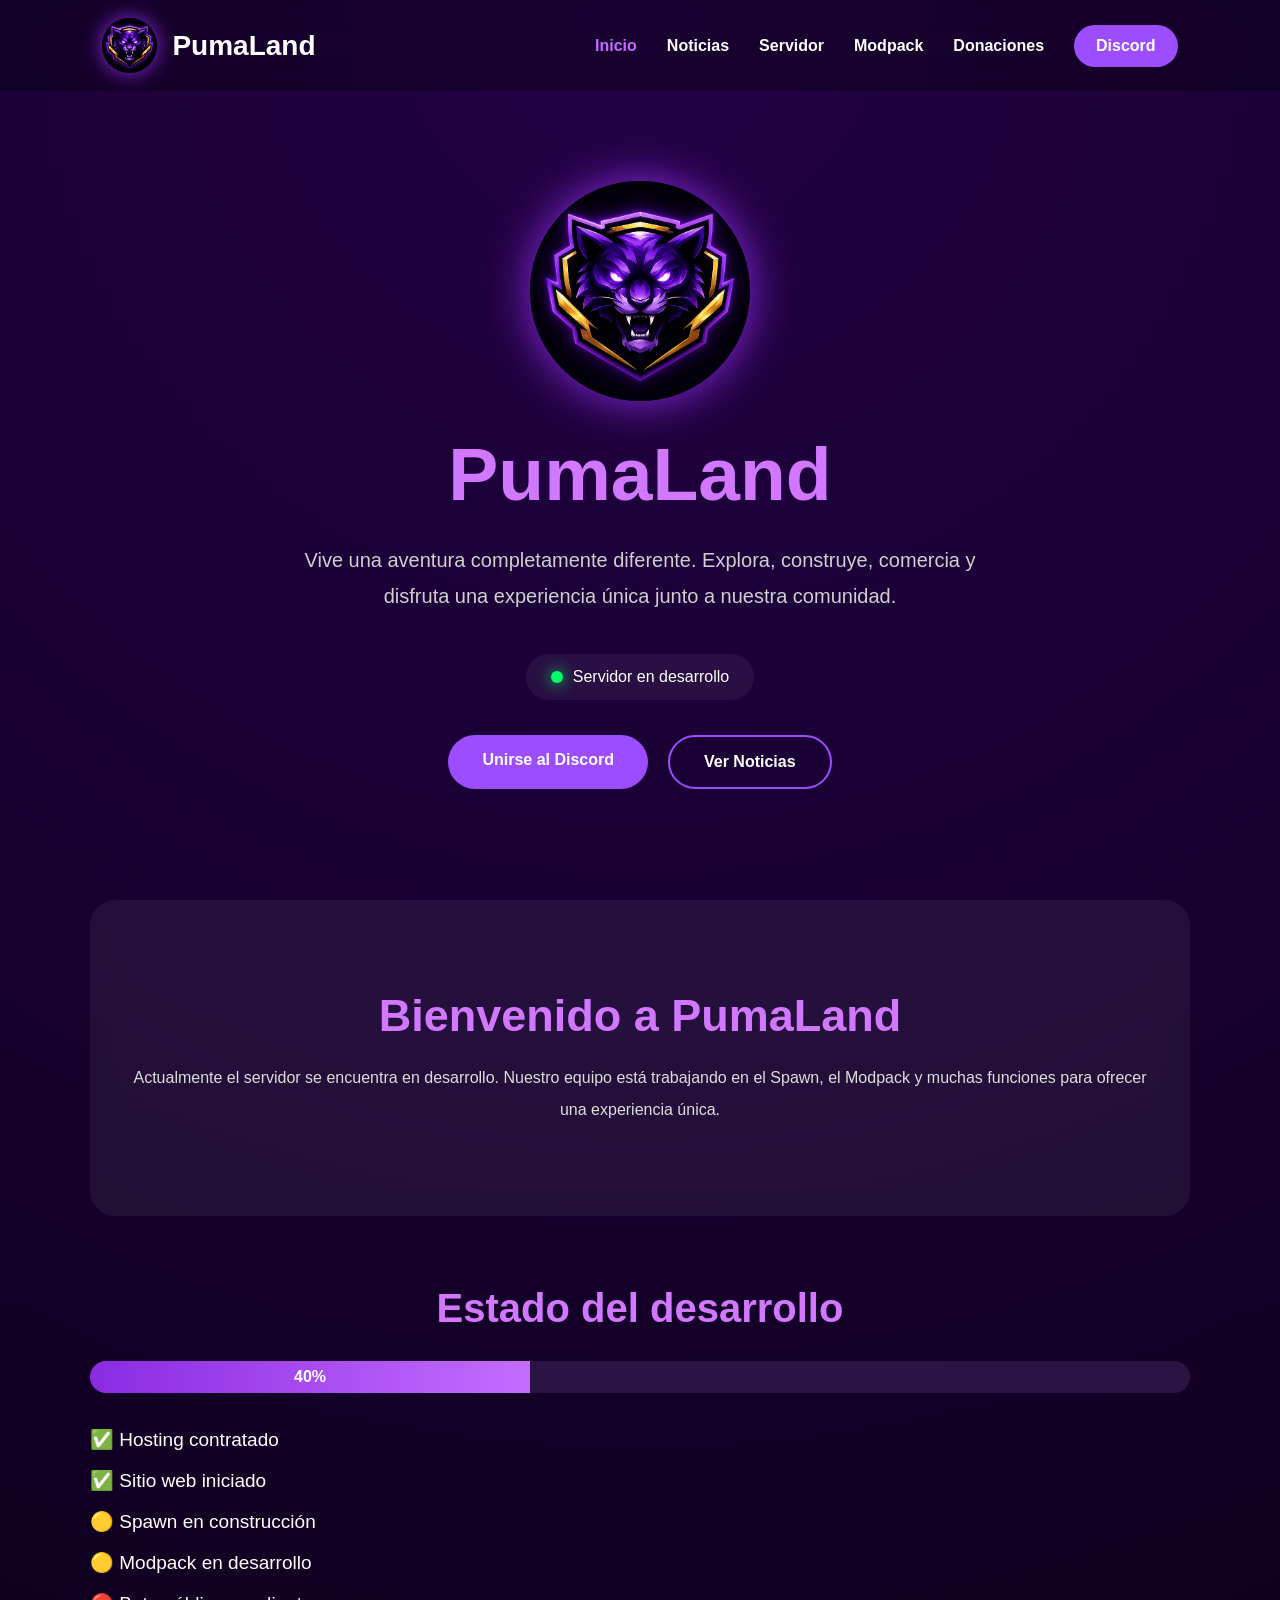
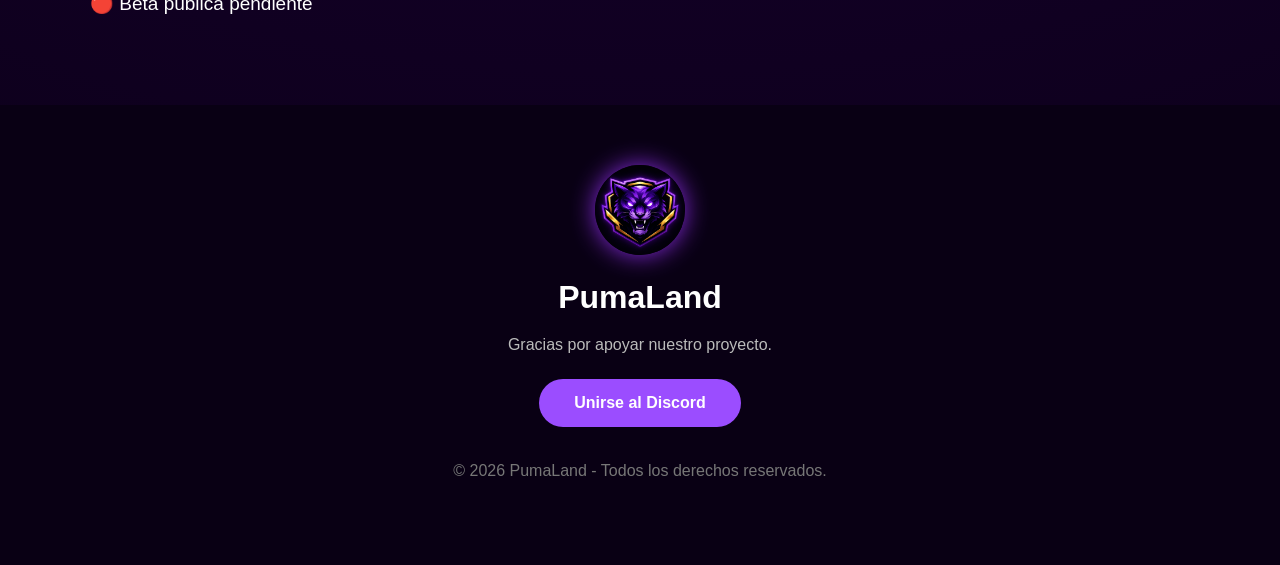
<file: index.html>
<!DOCTYPE html>
<html lang="es">

<head>

    <meta charset="UTF-8">
    <meta name="viewport" content="width=device-width, initial-scale=1.0">

    <title>PumaLand | Inicio</title>

    <link rel="icon" href="assets/favicon.png">
    <link rel="stylesheet" href="style.css">

</head>

<body>

    <nav>

        <div class="logo">

            <img src="assets/logopumaland.png" alt="Logo">

            <span>PumaLand</span>

        </div>

        <div class="menu">

            <a class="active" href="index.html">Inicio</a>
            <a href="noticias.html">Noticias</a>
            <a href="servidor.html">Servidor</a>
            <a href="modpack.html">Modpack</a>
            <a href="donaciones.html">Donaciones</a>

            <a class="discord"
                href="https://discord.gg/hKS5jngKT"
                target="_blank">

                Discord

            </a>

        </div>

    </nav>



    <section class="hero">

        <img src="assets/logopumaland.png" class="hero-logo">

        <h1>PumaLand</h1>

        <p>

            Vive una aventura completamente diferente.
            Explora, construye, comercia y disfruta una
            experiencia única junto a nuestra comunidad.

        </p>

        <div class="estado">

            <span class="punto"></span>

            Servidor en desarrollo

        </div>

        <div class="hero-buttons">

            <a href="https://discord.gg/hKS5jngKT"
                target="_blank"
                class="btn">

                Unirse al Discord

            </a>

            <a href="noticias.html"
                class="btn2">

                Ver Noticias

            </a>

        </div>

    </section>



    <section class="info">

        <h2>Bienvenido a PumaLand</h2>

        <p>

            Actualmente el servidor se encuentra en desarrollo.
            Nuestro equipo está trabajando en el Spawn,
            el Modpack y muchas funciones para ofrecer
            una experiencia única.

        </p>

    </section>



    <section class="desarrollo">

        <h2>Estado del desarrollo</h2>

        <div class="barra">

            <div class="progreso">

                40%

            </div>

        </div>

        <div class="lista">

            <div>✅ Hosting contratado</div>

            <div>✅ Sitio web iniciado</div>

            <div>🟡 Spawn en construcción</div>

            <div>🟡 Modpack en desarrollo</div>

            <div>🔴 Beta pública pendiente</div>

        </div>

    </section>



    <footer>

        <img src="assets/logopumaland.png">

        <h3>PumaLand</h3>

        <p>

            Gracias por apoyar nuestro proyecto.

        </p>

        <a href="https://discord.gg/hKS5jngKT"
            target="_blank">

            Unirse al Discord

        </a>

        <p class="copy">

            © 2026 PumaLand - Todos los derechos reservados.

        </p>

    </footer>

</body>

</html>
</file>
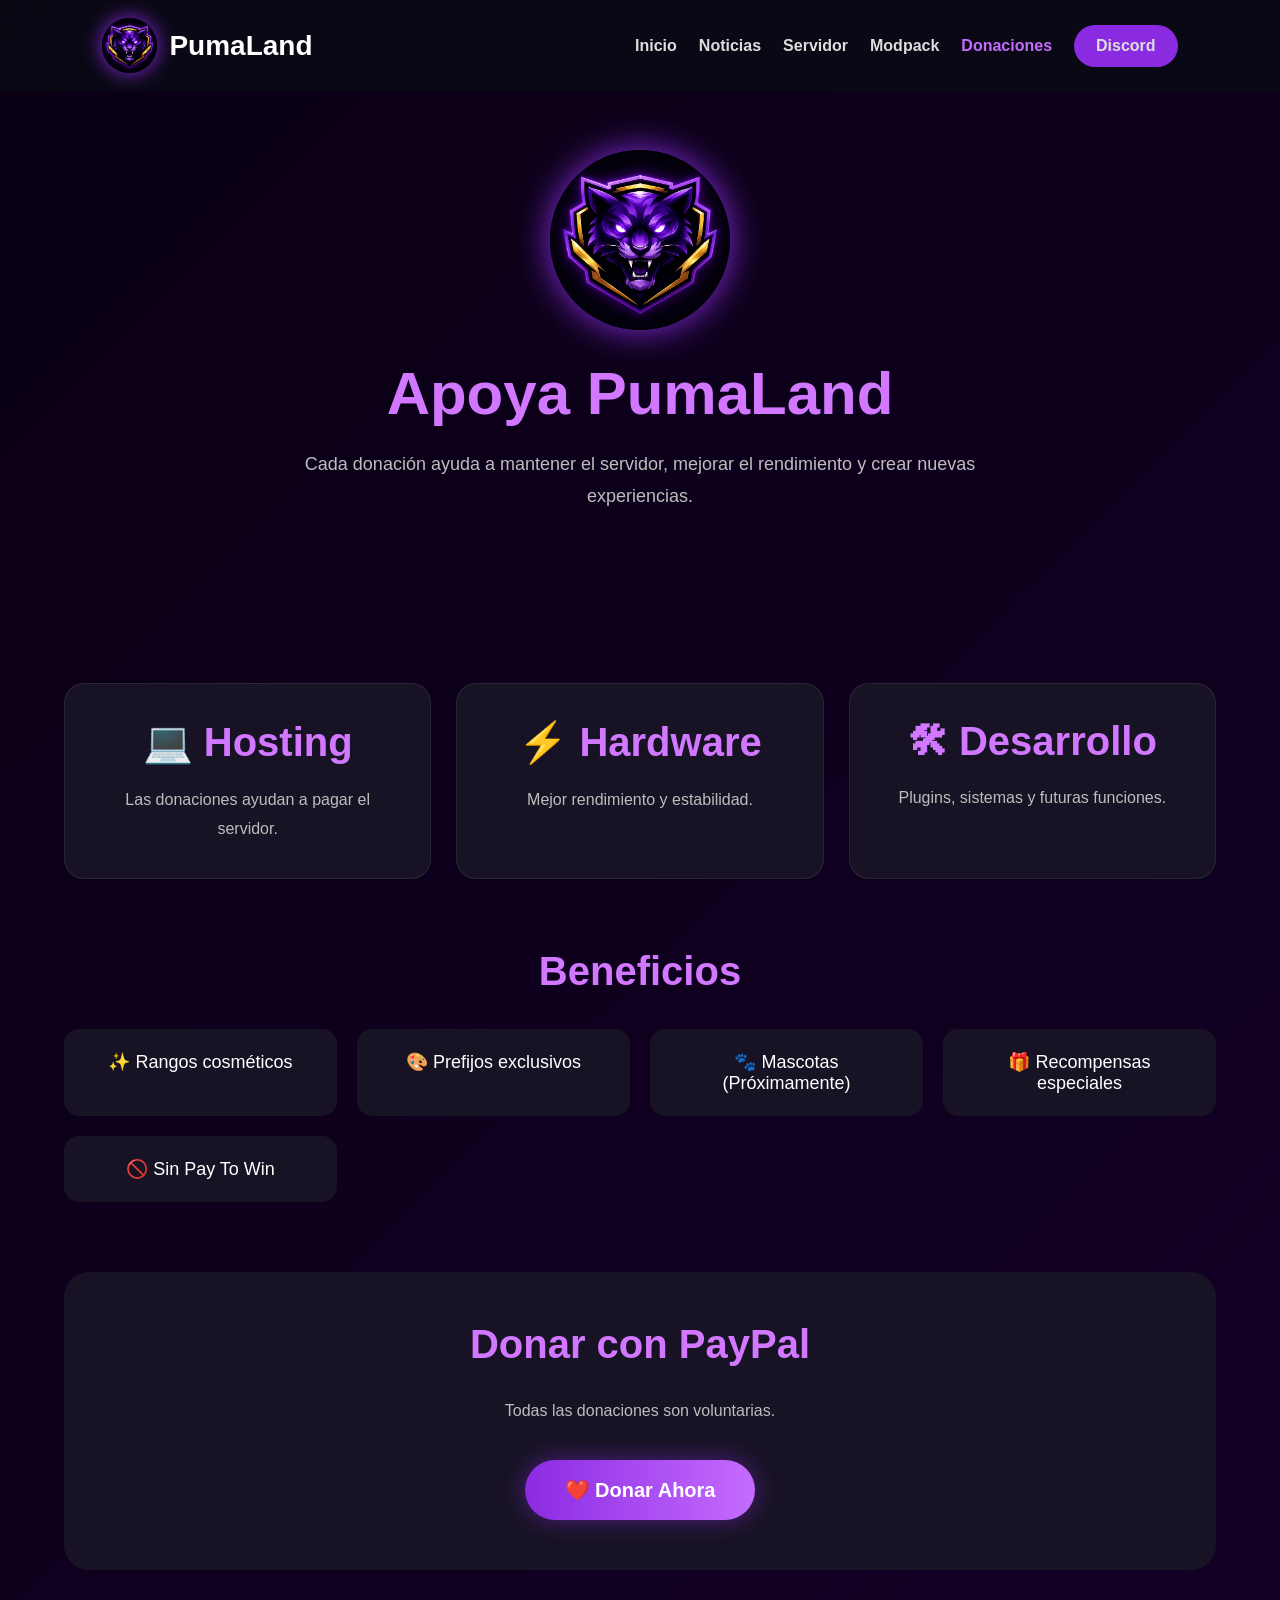
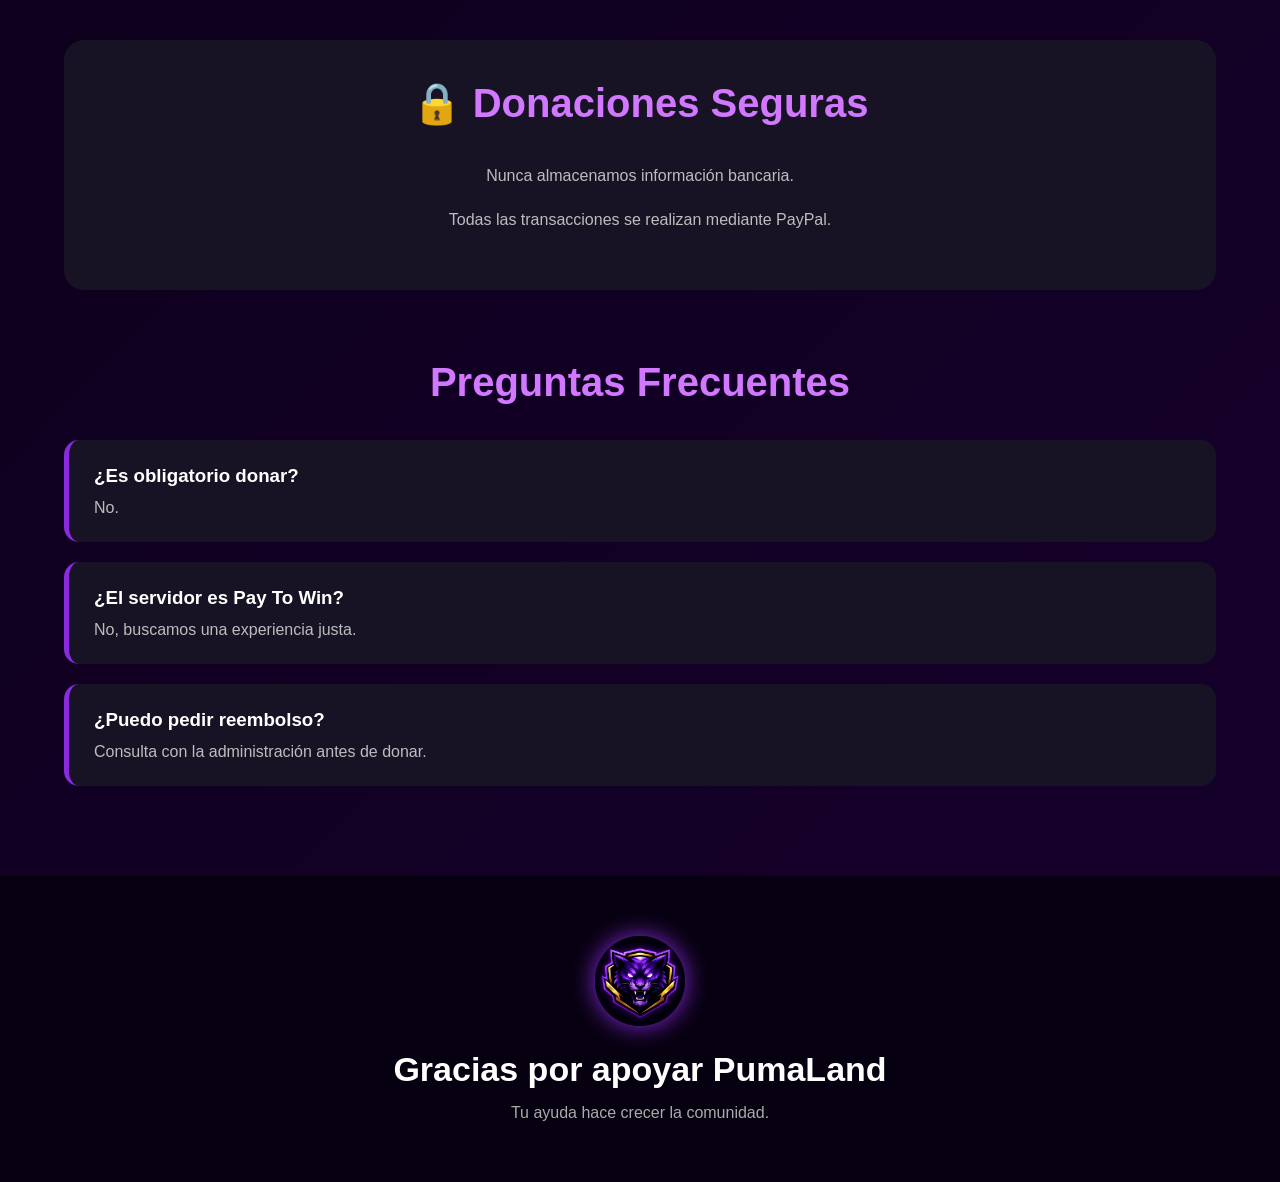
<file: donaciones.html>
<!DOCTYPE html>
<html lang="es">

<head>

<meta charset="UTF-8">

<meta name="viewport" content="width=device-width, initial-scale=1.0">

<title>Donaciones | PumaLand</title>

<link rel="icon" href="assets/favicon.png">

<link rel="stylesheet" href="donaciones.css">

</head>

<body>

<nav>

<div class="logo">

<img src="assets/logopumaland.png">

<span>PumaLand</span>

</div>

<div class="menu">

<a href="index.html">Inicio</a>

<a href="noticias.html">Noticias</a>

<a href="servidor.html">Servidor</a>

<a href="modpack.html">Modpack</a>

<a class="active" href="donaciones.html">Donaciones</a>

<a class="discord" href="https://discord.gg/hKS5jngKT" target="_blank">

Discord

</a>

</div>

</nav>

<header class="hero">

<img src="assets/logopumaland.png" class="hero-logo">

<h1>Apoya PumaLand</h1>

<p>

Cada donación ayuda a mantener el servidor,
mejorar el rendimiento y crear nuevas experiencias.

</p>

</header>

<section class="cards">

<div class="card">

<h2>💻 Hosting</h2>

<p>

Las donaciones ayudan a pagar el servidor.

</p>

</div>

<div class="card">

<h2>⚡ Hardware</h2>

<p>

Mejor rendimiento y estabilidad.

</p>

</div>

<div class="card">

<h2>🛠 Desarrollo</h2>

<p>

Plugins, sistemas y futuras funciones.

</p>

</div>

</section>

<section>

<h2>Beneficios</h2>

<div class="beneficios">

<div>✨ Rangos cosméticos</div>

<div>🎨 Prefijos exclusivos</div>

<div>🐾 Mascotas (Próximamente)</div>

<div>🎁 Recompensas especiales</div>

<div>🚫 Sin Pay To Win</div>

</div>

</section>

<section class="paypal">

<h2>Donar con PayPal</h2>

<p>

Todas las donaciones son voluntarias.

</p>

<a

href="https://www.paypal.com/paypalme/DuongSlayer148"

target="_blank"

class="donar">

❤️ Donar Ahora

</a>

</section>

<section class="seguridad">

<h2>🔒 Donaciones Seguras</h2>

<p>

Nunca almacenamos información bancaria.

</p>

<p>

Todas las transacciones se realizan mediante PayPal.

</p>

</section>

<section class="faq">

<h2>Preguntas Frecuentes</h2>

<div class="pregunta">

<h3>¿Es obligatorio donar?</h3>

<p>No.</p>

</div>

<div class="pregunta">

<h3>¿El servidor es Pay To Win?</h3>

<p>No, buscamos una experiencia justa.</p>

</div>

<div class="pregunta">

<h3>¿Puedo pedir reembolso?</h3>

<p>Consulta con la administración antes de donar.</p>

</div>

</section>

<footer>

<img src="assets/logopumaland.png">

<h3>Gracias por apoyar PumaLand</h3>

<p>

Tu ayuda hace crecer la comunidad.

</p>

</footer>

</body>

</html>
</file>
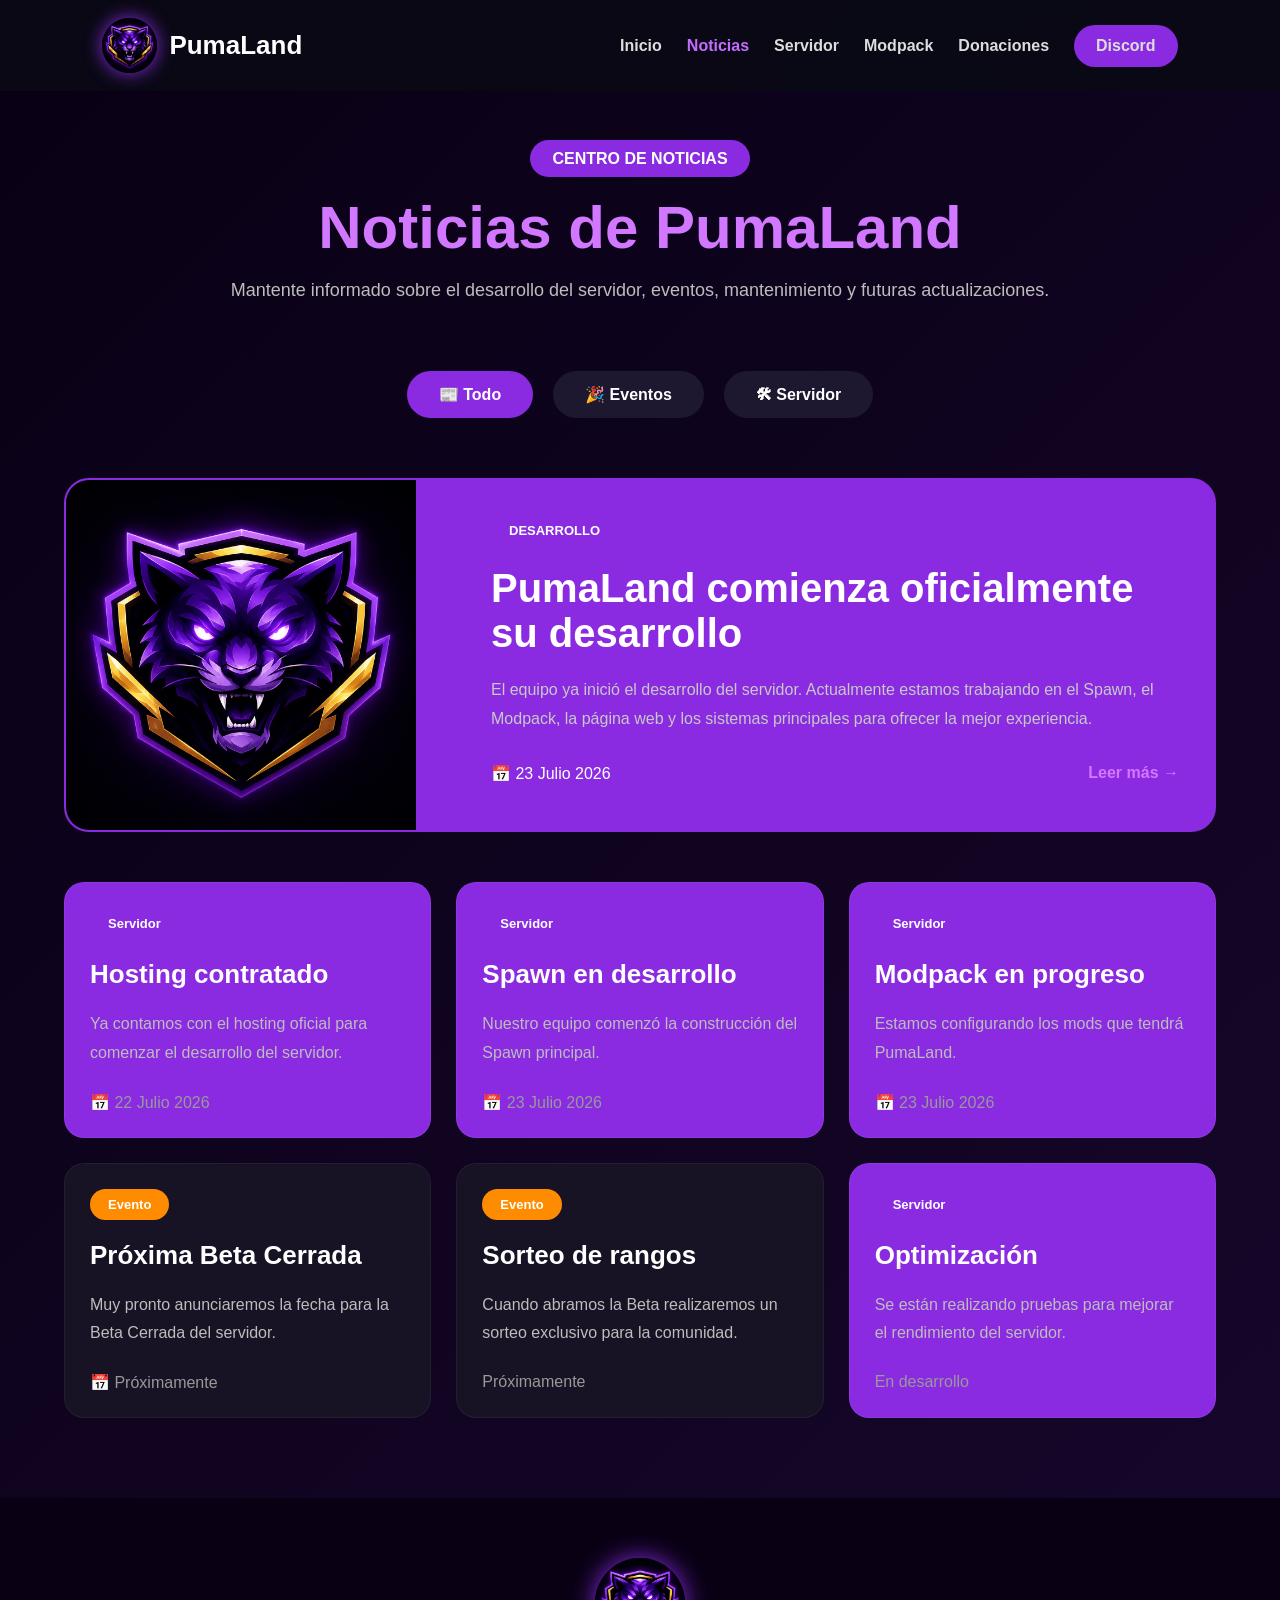
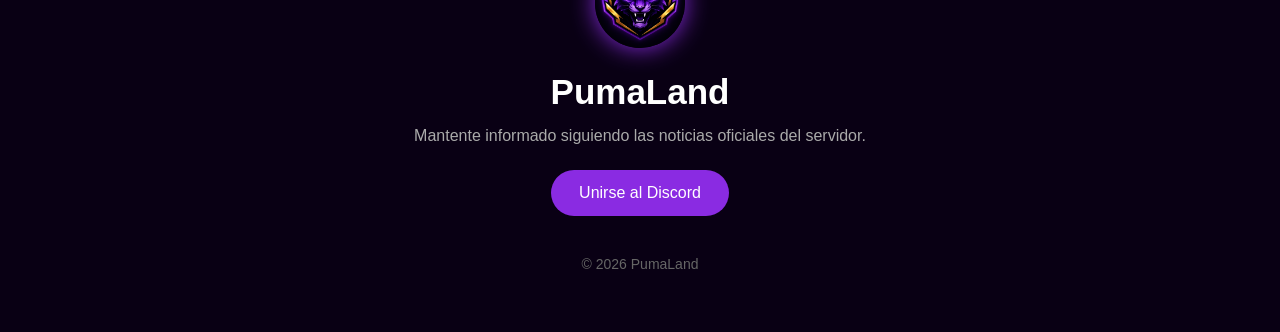
<file: noticias.html>
<!DOCTYPE html>
<html lang="es">

<head>

    <meta charset="UTF-8">

    <meta name="viewport" content="width=device-width, initial-scale=1.0">

    <title>Noticias | PumaLand</title>

    <link rel="icon" href="assets/favicon.png">

    <link rel="stylesheet" href="noticias.css">

</head>

<body>

<nav>

<div class="logo">

<img src="assets/logopumaland.png" alt="Logo PumaLand">

<span>PumaLand</span>

</div>

<div class="menu">

<a href="index.html">Inicio</a>

<a class="active" href="noticias.html">Noticias</a>

<a href="servidor.html">Servidor</a>

<a href="modpack.html">Modpack</a>

<a href="donaciones.html">Donaciones</a>

<a class="discord"
href="https://discord.gg/hKS5jngKT"
target="_blank">

Discord

</a>

</div>

</nav>


<header class="news-header">

<span class="categoria">

CENTRO DE NOTICIAS

</span>

<h1>

Noticias de PumaLand

</h1>

<p>

Mantente informado sobre el desarrollo del servidor,
eventos, mantenimiento y futuras actualizaciones.

</p>

</header>


<section class="filtros">

<button class="activo" onclick="mostrar('todo')">

📰 Todo

</button>

<button onclick="mostrar('eventos')">

🎉 Eventos

</button>

<button onclick="mostrar('servidor')">

🛠 Servidor

</button>

</section>


<main class="contenedor-noticias">



<div class="principal noticia servidor">

<img src="assets/logopumaland.png">

<div class="contenido">

<span class="etiqueta servidor">

DESARROLLO

</span>

<h2>

PumaLand comienza oficialmente su desarrollo

</h2>

<p>

El equipo ya inició el desarrollo del servidor.

Actualmente estamos trabajando en el Spawn,
el Modpack, la página web y los sistemas
principales para ofrecer la mejor experiencia.

</p>

<div class="info">

<span>

📅 23 Julio 2026

</span>

<a href="#">

Leer más →

</a>

</div>

</div>

</div>




<div class="grid">



<div class="card noticia servidor">

<span class="etiqueta servidor">

Servidor

</span>

<h3>

Hosting contratado

</h3>

<p>

Ya contamos con el hosting oficial para
comenzar el desarrollo del servidor.

</p>

<div class="fecha">

📅 22 Julio 2026

</div>

</div>




<div class="card noticia servidor">

<span class="etiqueta servidor">

Servidor

</span>

<h3>

Spawn en desarrollo

</h3>

<p>

Nuestro equipo comenzó la construcción
del Spawn principal.

</p>

<div class="fecha">

📅 23 Julio 2026

</div>

</div>




<div class="card noticia servidor">

<span class="etiqueta servidor">

Servidor

</span>

<h3>

Modpack en progreso

</h3>

<p>

Estamos configurando los mods que tendrá
PumaLand.

</p>

<div class="fecha">

📅 23 Julio 2026

</div>

</div>




<div class="card noticia eventos">

<span class="etiqueta evento">

Evento

</span>

<h3>

Próxima Beta Cerrada

</h3>

<p>

Muy pronto anunciaremos la fecha para
la Beta Cerrada del servidor.

</p>

<div class="fecha">

📅 Próximamente

</div>

</div>




<div class="card noticia eventos">

<span class="etiqueta evento">

Evento

</span>

<h3>

Sorteo de rangos

</h3>

<p>

Cuando abramos la Beta realizaremos
un sorteo exclusivo para la comunidad.

</p>

<div class="fecha">

Próximamente

</div>

</div>




<div class="card noticia servidor">

<span class="etiqueta servidor">

Servidor

</span>

<h3>

Optimización

</h3>

<p>

Se están realizando pruebas para mejorar
el rendimiento del servidor.

</p>

<div class="fecha">

En desarrollo

</div>

</div>

</main>


<footer>

<img src="assets/logopumaland.png">

<h3>PumaLand</h3>

<p>

Mantente informado siguiendo las noticias
oficiales del servidor.

</p>

<a href="https://discord.gg/hKS5jngKT"
target="_blank">

Unirse al Discord

</a>

<p class="copy">

© 2026 PumaLand

</p>

</footer>



<script>

function mostrar(tipo){

let noticias=document.querySelectorAll(".noticia");

let botones=document.querySelectorAll(".filtros button");

botones.forEach(btn=>btn.classList.remove("activo"));

event.target.classList.add("activo");

noticias.forEach(function(n){

if(tipo=="todo"){

n.style.display="block";

}

else{

if(n.classList.contains(tipo)){

n.style.display="block";

}

else{

n.style.display="none";

}

}

});

}

</script>

</body>

</html>
</file>
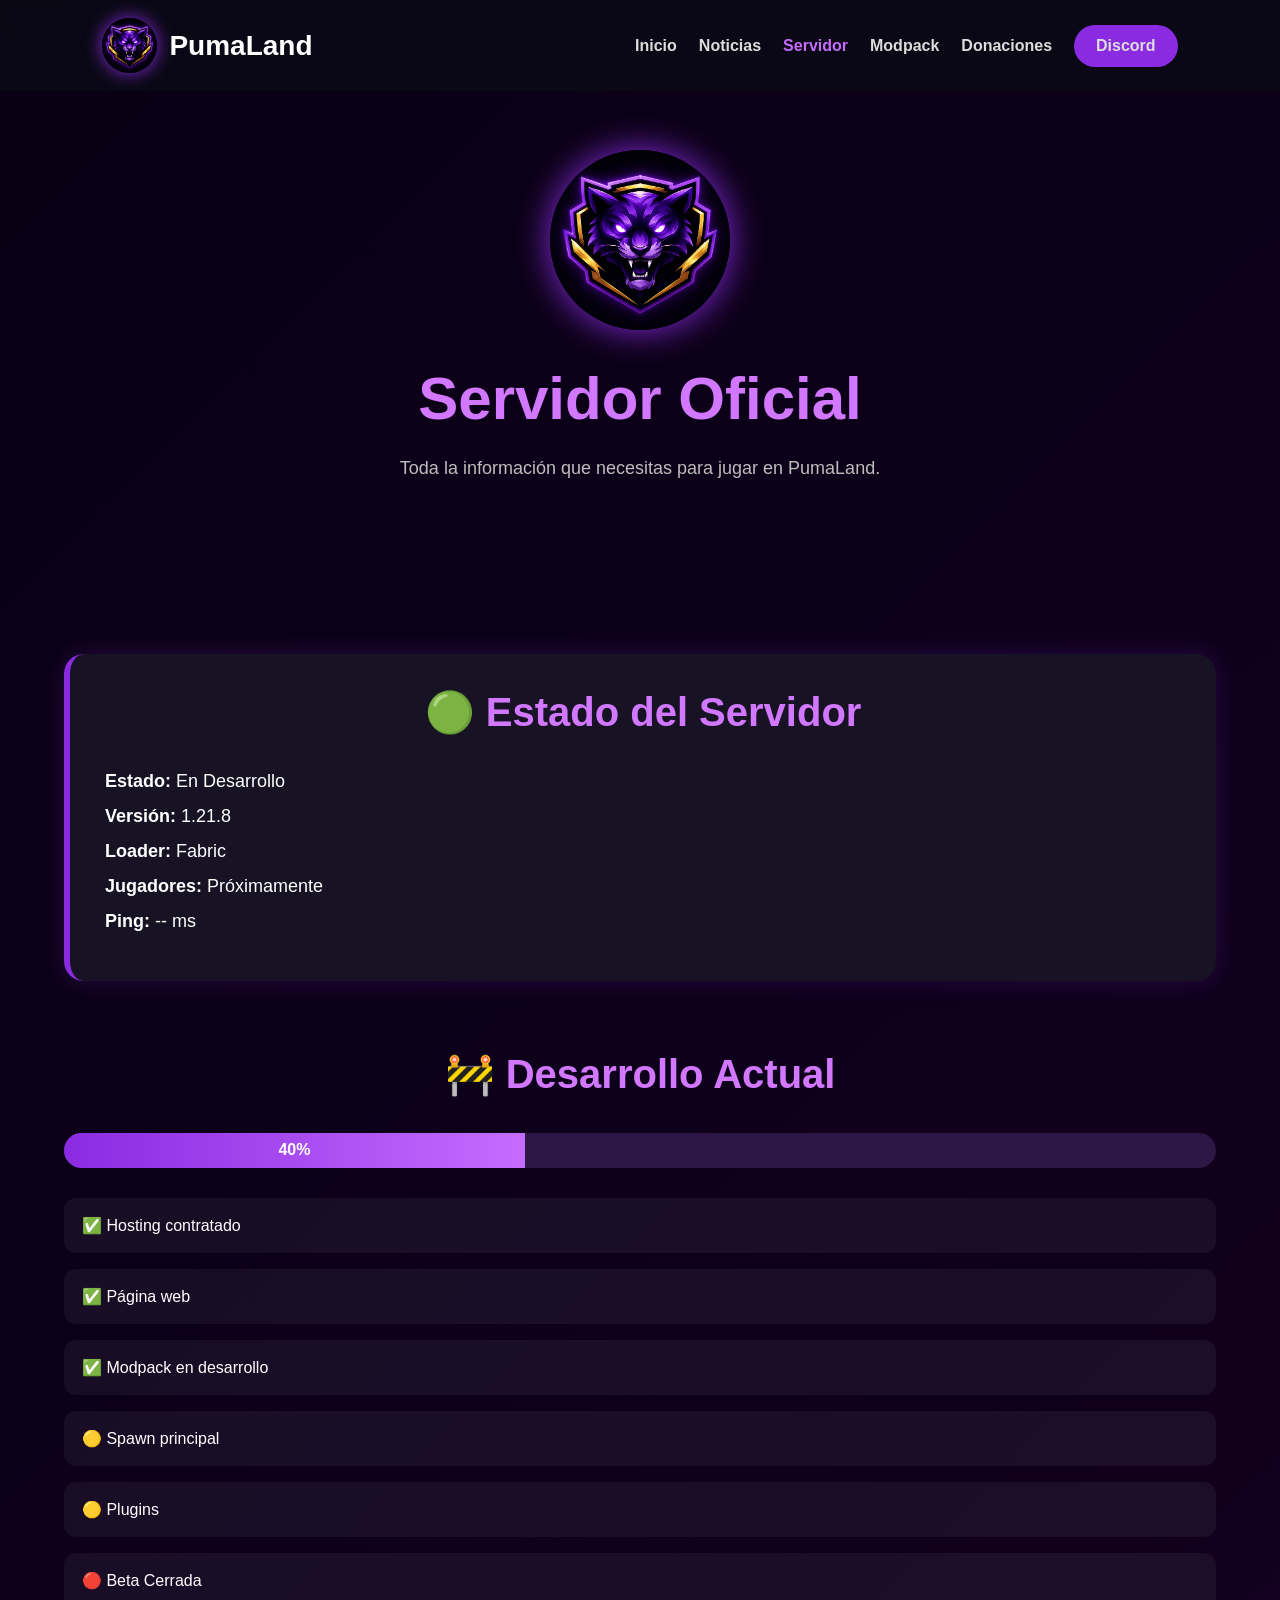
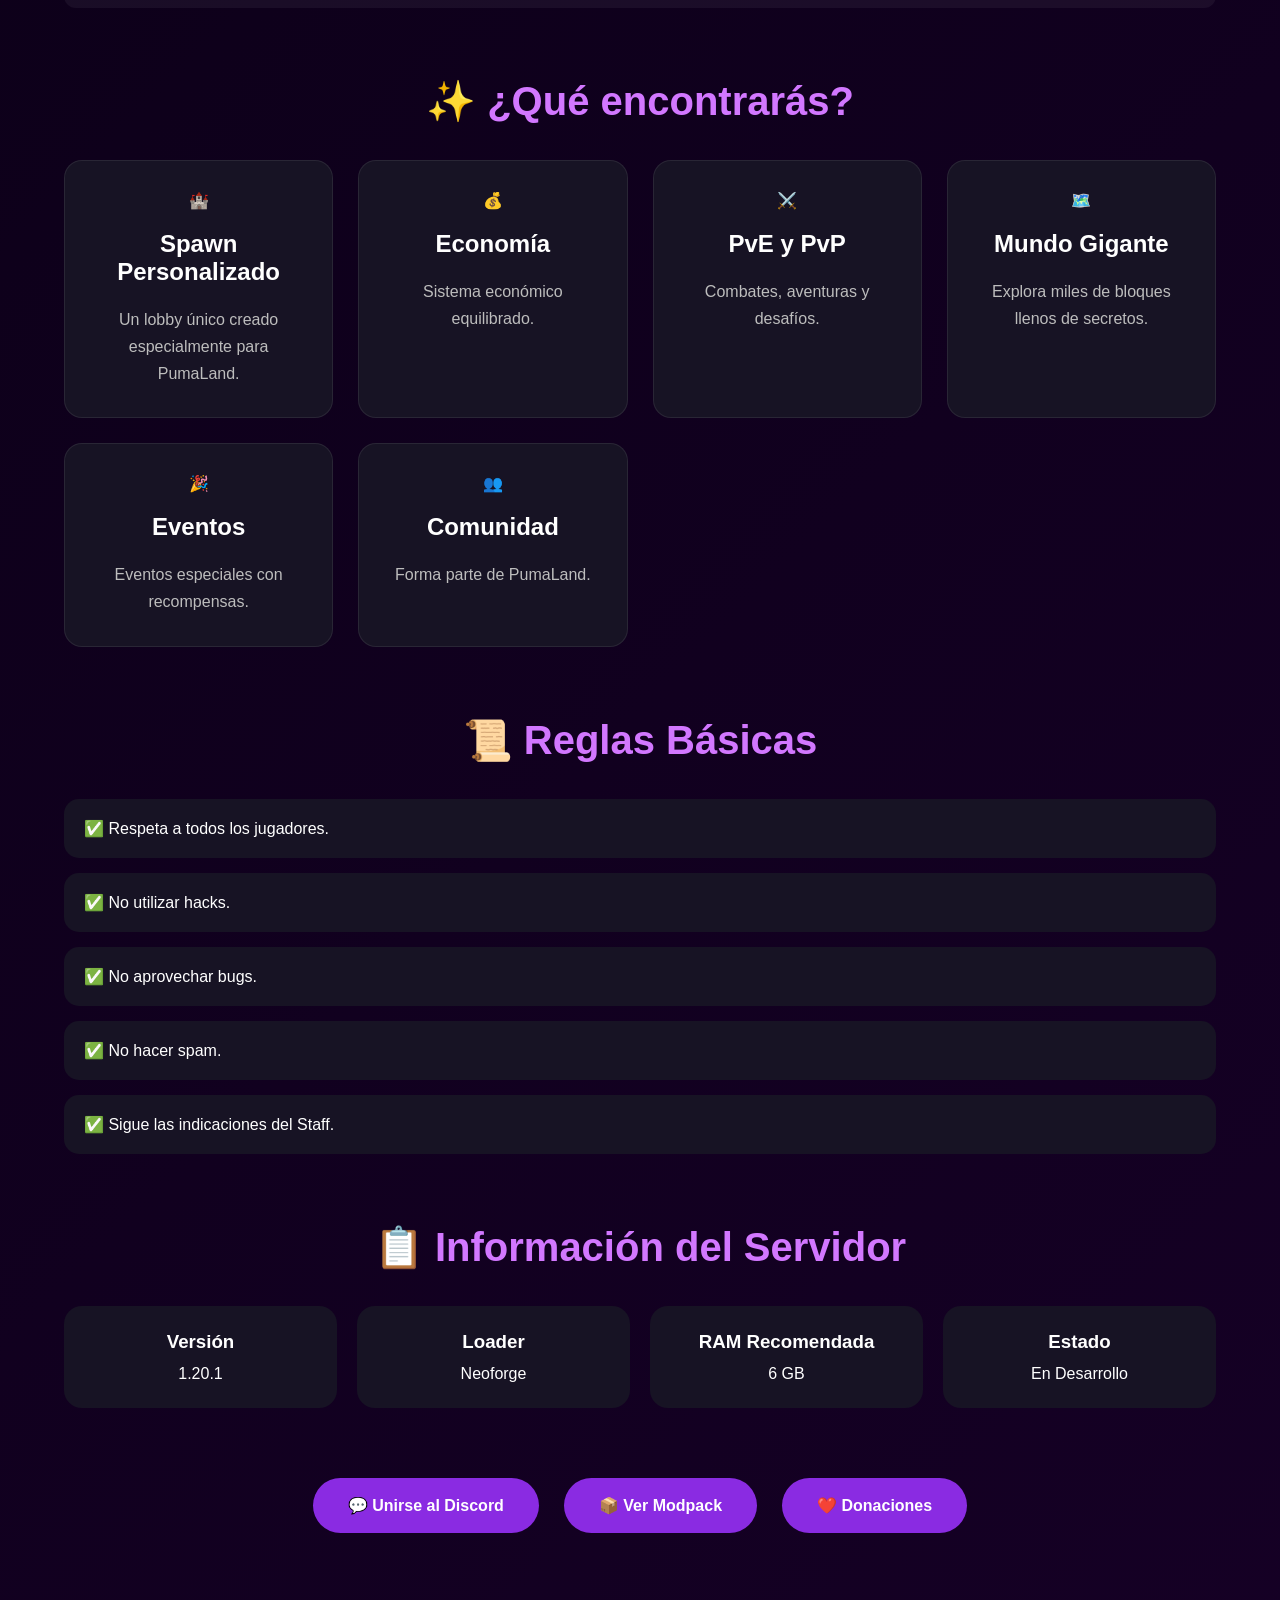
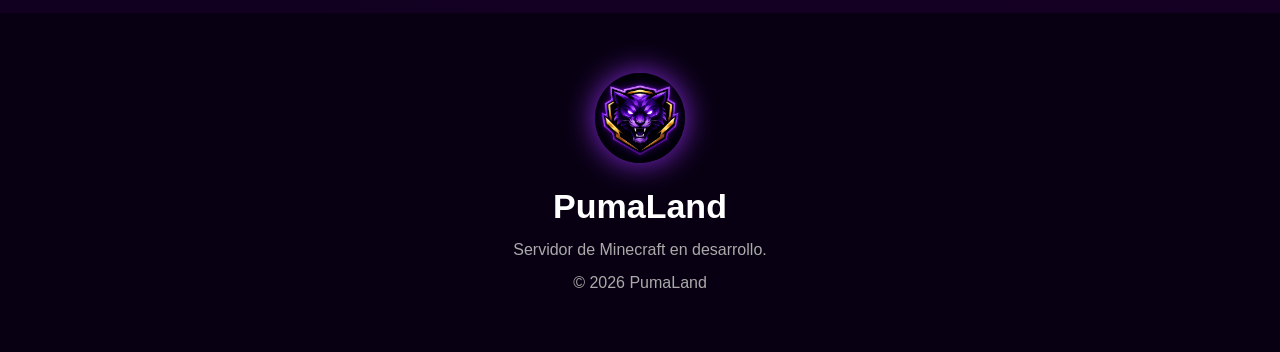
<file: servidor.html>
<!DOCTYPE html>
<html lang="es">

<head>

<meta charset="UTF-8">

<meta name="viewport" content="width=device-width, initial-scale=1.0">

<title>Servidor | PumaLand</title>

<link rel="icon" href="assets/favicon.png">

<link rel="stylesheet" href="servidor.css">

</head>

<body>

<nav>

<div class="logo">

<img src="assets/logopumaland.png" alt="PumaLand">

<span>PumaLand</span>

</div>

<div class="menu">

<a href="index.html">Inicio</a>

<a href="noticias.html">Noticias</a>

<a class="active" href="servidor.html">Servidor</a>

<a href="modpack.html">Modpack</a>

<a href="donaciones.html">Donaciones</a>

<a class="discord" href="https://discord.gg/hKS5jngKT" target="_blank">

Discord

</a>

</div>

</nav>

<header class="hero">

<img src="assets/logopumaland.png" class="hero-logo">

<h1>Servidor Oficial</h1>

<p>

Toda la información que necesitas para jugar en PumaLand.

</p>

</header>

<section class="estado">

<div class="status-card">

<h2>🟢 Estado del Servidor</h2>

<p><strong>Estado:</strong> En Desarrollo</p>

<p><strong>Versión:</strong> 1.21.8</p>

<p><strong>Loader:</strong> Fabric</p>

<p><strong>Jugadores:</strong> Próximamente</p>

<p><strong>Ping:</strong> -- ms</p>

</div>

</section>

<section class="desarrollo">

<h2>🚧 Desarrollo Actual</h2>

<div class="progress">

<div class="progress-bar">

40%

</div>

</div>

<div class="lista">

<div>✅ Hosting contratado</div>

<div>✅ Página web</div>

<div>✅ Modpack en desarrollo</div>

<div>🟡 Spawn principal</div>

<div>🟡 Plugins</div>

<div>🔴 Beta Cerrada</div>

</div>

</section>

<section class="caracteristicas">

<h2>✨ ¿Qué encontrarás?</h2>

<div class="grid">

<div class="card">

🏰

<h3>Spawn Personalizado</h3>

<p>

Un lobby único creado especialmente para PumaLand.

</p>

</div>

<div class="card">

💰

<h3>Economía</h3>

<p>

Sistema económico equilibrado.

</p>

</div>

<div class="card">

⚔️

<h3>PvE y PvP</h3>

<p>

Combates, aventuras y desafíos.

</p>

</div>

<div class="card">

🗺️

<h3>Mundo Gigante</h3>

<p>

Explora miles de bloques llenos de secretos.

</p>

</div>

<div class="card">

🎉

<h3>Eventos</h3>

<p>

Eventos especiales con recompensas.

</p>

</div>

<div class="card">

👥

<h3>Comunidad</h3>

<p>

Forma parte de PumaLand.

</p>

</div>

</div>

</section>

<section class="reglas">

<h2>📜 Reglas Básicas</h2>

<ul>

<li>✅ Respeta a todos los jugadores.</li>

<li>✅ No utilizar hacks.</li>

<li>✅ No aprovechar bugs.</li>

<li>✅ No hacer spam.</li>

<li>✅ Sigue las indicaciones del Staff.</li>

</ul>

</section>

<section class="informacion">

<h2>📋 Información del Servidor</h2>

<div class="info-grid">

<div class="info">

<h3>Versión</h3>

<p>1.20.1</p>

</div>

<div class="info">

<h3>Loader</h3>

<p>Neoforge</p>

</div>

<div class="info">

<h3>RAM Recomendada</h3>

<p>6 GB</p>

</div>

<div class="info">

<h3>Estado</h3>

<p>En Desarrollo</p>

</div>

</div>

</section>

<section class="botones">

<a href="https://discord.gg/hKS5jngKT" target="_blank">

💬 Unirse al Discord

</a>

<a href="modpack.html">

📦 Ver Modpack

</a>

<a href="donaciones.html">

❤️ Donaciones

</a>

</section>

<footer>

<img src="assets/logopumaland.png">

<h3>PumaLand</h3>

<p>

Servidor de Minecraft en desarrollo.

</p>

<p>

© 2026 PumaLand

</p>

</footer>

</body>

</html>
</file>
<file: style.css>
/* ===========================
   PUMALAND
=========================== */

:root{
    --bg:#090014;
    --bg2:#160026;
    --bg3:#22003b;

    --primary:#9b4dff;
    --primary2:#c56cff;

    --text:#ffffff;
    --text2:#cfcfcf;

    --glass:rgba(255,255,255,.06);
}

*{
    margin:0;
    padding:0;
    box-sizing:border-box;
}

html{
    scroll-behavior:smooth;
}

body{

    font-family:Arial,Helvetica,sans-serif;

    color:var(--text);

    background:
    radial-gradient(circle at top,#240046,#090014);

    overflow-x:hidden;

}

/* ===========================
NAVBAR
=========================== */

nav{

    position:fixed;

    top:0;

    width:100%;

    padding:18px 8%;

    display:flex;

    justify-content:space-between;

    align-items:center;

    background:rgba(0,0,0,.30);

    backdrop-filter:blur(15px);

    z-index:999;

}

.logo{

    display:flex;

    align-items:center;

    gap:15px;

}

.logo img{

    width:55px;

    border-radius:50%;

    box-shadow:0 0 20px #8a2be2;

}

.logo span{

    font-size:28px;

    font-weight:bold;

    color:white;

}

.menu{

    display:flex;

    align-items:center;

    gap:30px;

}

.menu a{

    color:white;

    text-decoration:none;

    transition:.3s;

    font-weight:bold;

}

.menu a:hover{

    color:var(--primary2);

}

.active{

    color:var(--primary2)!important;

}

.discord{

    background:var(--primary);

    padding:12px 22px;

    border-radius:30px;

}

.discord:hover{

    background:var(--primary2);

}

/* ===========================
HERO
=========================== */

.hero{

    min-height:100vh;

    display:flex;

    flex-direction:column;

    justify-content:center;

    align-items:center;

    text-align:center;

    padding:120px 20px 50px;

}

.hero-logo{

    width:220px;

    border-radius:50%;

    animation:flotar 5s infinite ease-in-out;

    box-shadow:0 0 45px #8a2be2;

}

.hero h1{

    font-size:75px;

    margin-top:30px;

    color:#d277ff;

}

.hero p{

    max-width:700px;

    margin:25px auto;

    color:var(--text2);

    line-height:1.8;

    font-size:20px;

}

.estado{

    display:flex;

    align-items:center;

    gap:10px;

    background:var(--glass);

    padding:14px 25px;

    border-radius:30px;

    margin-top:15px;

}

.punto{

    width:12px;

    height:12px;

    border-radius:50%;

    background:#00ff66;

    box-shadow:0 0 15px #00ff66;

}

/* ===========================
BOTONES
=========================== */

.hero-buttons{

    display:flex;

    gap:20px;

    margin-top:35px;

    flex-wrap:wrap;

}

.btn,.btn2{

    padding:16px 34px;

    border-radius:40px;

    text-decoration:none;

    font-weight:bold;

    transition:.35s;

}

.btn{

    background:#9b4dff;

    color:white;

}

.btn:hover{

    background:#c56cff;

    transform:translateY(-5px);

}

.btn2{

    border:2px solid #9b4dff;

    color:white;

}

.btn2:hover{

    background:#9b4dff;

}

/* ===========================
INFO
=========================== */

.info{

    width:90%;

    max-width:1100px;

    margin:auto;

    padding:90px 40px;

    background:var(--glass);

    border-radius:25px;

    backdrop-filter:blur(12px);

}

.info h2{

    text-align:center;

    font-size:45px;

    color:#d277ff;

    margin-bottom:20px;

}

.info p{

    text-align:center;

    line-height:2;

    color:#ddd;

}

/* ===========================
DESARROLLO
=========================== */

.desarrollo{

    width:90%;

    max-width:1100px;

    margin:70px auto;

}

.desarrollo h2{

    text-align:center;

    margin-bottom:30px;

    color:#d277ff;

    font-size:40px;

}

.barra{

    width:100%;

    height:32px;

    background:#2b1444;

    border-radius:30px;

    overflow:hidden;

}

.progreso{

    width:40%;

    height:100%;

    background:linear-gradient(90deg,#8a2be2,#c56cff);

    display:flex;

    justify-content:center;

    align-items:center;

    font-weight:bold;

}

.lista{

    margin-top:35px;

    display:grid;

    gap:18px;

    font-size:19px;

}

/* ===========================
FOOTER
=========================== */

footer{

    margin-top:90px;

    text-align:center;

    padding:60px 20px;

    background:#090014;

}

footer img{

    width:90px;

    border-radius:50%;

    box-shadow:0 0 25px #8a2be2;

}

footer h3{

    margin:20px 0;

    font-size:32px;

}

footer p{

    color:#bbb;

    margin-bottom:25px;

}

footer a{

    display:inline-block;

    text-decoration:none;

    background:#9b4dff;

    color:white;

    padding:15px 35px;

    border-radius:30px;

    font-weight:bold;

}

footer a:hover{

    background:#c56cff;

}

.copy{

    margin-top:35px;

    color:#777;

}

/* ===========================
ANIMACIONES
=========================== */

@keyframes flotar{

0%{

transform:translateY(0px);

}

50%{

transform:translateY(-15px);

}

100%{

transform:translateY(0px);

}

}

/* ===========================
RESPONSIVE
=========================== */

@media(max-width:900px){

nav{

flex-direction:column;

gap:20px;

}

.menu{

flex-wrap:wrap;

justify-content:center;

}

.hero h1{

font-size:50px;

}

.hero-logo{

width:170px;

}

.info{

padding:40px 20px;

}

}
</file>
<file: donaciones.css>
/*================================
PUMALAND - DONACIONES
================================*/

:root{

--bg:#090014;
--bg2:#17002d;

--primary:#8a2be2;
--primary2:#c56cff;

--card:#171324;

--text:#ffffff;
--text2:#bdbdbd;

}

*{

margin:0;
padding:0;
box-sizing:border-box;

}

body{

font-family:Arial,Helvetica,sans-serif;

background:linear-gradient(135deg,var(--bg),var(--bg2));

color:var(--text);

}

/*======================
NAVBAR
======================*/

nav{

position:fixed;

top:0;

width:100%;

padding:18px 8%;

display:flex;

justify-content:space-between;

align-items:center;

background:rgba(10,10,20,.85);

backdrop-filter:blur(12px);

z-index:999;

}

.logo{

display:flex;

align-items:center;

gap:12px;

}

.logo img{

width:55px;

height:55px;

border-radius:50%;

box-shadow:0 0 20px var(--primary);

}

.logo span{

font-size:28px;

font-weight:bold;

}

.menu{

display:flex;

align-items:center;

gap:22px;

}

.menu a{

color:#ddd;

text-decoration:none;

font-weight:bold;

transition:.3s;

}

.menu a:hover{

color:var(--primary2);

}

.active{

color:var(--primary2)!important;

}

.discord{

padding:12px 22px;

border-radius:40px;

background:var(--primary);

}

.discord:hover{

background:var(--primary2);

}

/*======================
HERO
======================*/

.hero{

padding-top:150px;

padding-bottom:80px;

text-align:center;

}

.hero-logo{

width:180px;

border-radius:50%;

box-shadow:0 0 35px var(--primary);

animation:float 4s infinite ease-in-out;

}

.hero h1{

margin-top:25px;

font-size:60px;

color:#d277ff;

}

.hero p{

max-width:700px;

margin:20px auto;

color:var(--text2);

font-size:18px;

line-height:1.8;

}

/*======================
SECCIONES
======================*/

section{

width:90%;

max-width:1200px;

margin:70px auto;

}

section h2{

text-align:center;

font-size:40px;

margin-bottom:35px;

color:#d277ff;

}

/*======================
CARDS
======================*/

.cards{

display:grid;

grid-template-columns:repeat(auto-fit,minmax(280px,1fr));

gap:25px;

}

.card{

background:var(--card);

padding:35px;

border-radius:20px;

text-align:center;

transition:.35s;

border:1px solid rgba(255,255,255,.08);

}

.card:hover{

transform:translateY(-8px);

box-shadow:0 0 30px rgba(138,43,226,.4);

}

.card h2{

margin-bottom:20px;

}

.card p{

color:var(--text2);

line-height:1.8;

}

/*======================
BENEFICIOS
======================*/

.beneficios{

display:grid;

grid-template-columns:repeat(auto-fit,minmax(250px,1fr));

gap:20px;

}

.beneficios div{

background:var(--card);

padding:22px;

border-radius:15px;

text-align:center;

font-size:18px;

transition:.3s;

}

.beneficios div:hover{

background:var(--primary);

transform:scale(1.05);

}

/*======================
PAYPAL
======================*/

.paypal{

text-align:center;

background:var(--card);

padding:50px;

border-radius:25px;

}

.paypal p{

margin:20px 0;

color:var(--text2);

}

.donar{

display:inline-block;

margin-top:20px;

padding:18px 40px;

background:linear-gradient(90deg,#8a2be2,#c56cff);

color:white;

text-decoration:none;

font-size:20px;

font-weight:bold;

border-radius:50px;

transition:.3s;

box-shadow:0 0 25px rgba(138,43,226,.5);

}

.donar:hover{

transform:translateY(-5px);

box-shadow:0 0 40px rgba(197,108,255,.7);

}

/*======================
SEGURIDAD
======================*/

.seguridad{

background:var(--card);

padding:40px;

border-radius:20px;

text-align:center;

}

.seguridad p{

margin:15px 0;

color:var(--text2);

line-height:1.8;

}

/*======================
FAQ
======================*/

.pregunta{

background:var(--card);

padding:25px;

border-left:5px solid var(--primary);

margin-bottom:20px;

border-radius:15px;

transition:.3s;

}

.pregunta:hover{

transform:translateX(8px);

}

.pregunta h3{

margin-bottom:12px;

}

.pregunta p{

color:var(--text2);

}

/*======================
FOOTER
======================*/

footer{

margin-top:90px;

background:#070010;

padding:60px;

text-align:center;

}

footer img{

width:90px;

border-radius:50%;

box-shadow:0 0 25px var(--primary);

}

footer h3{

margin-top:20px;

font-size:34px;

}

footer p{

margin-top:15px;

color:#aaa;

}

/*======================
ANIMACIONES
======================*/

@keyframes float{

0%{

transform:translateY(0);

}

50%{

transform:translateY(-12px);

}

100%{

transform:translateY(0);

}

}

/*======================
RESPONSIVE
======================*/

@media(max-width:900px){

nav{

flex-direction:column;

gap:20px;

}

.menu{

flex-wrap:wrap;

justify-content:center;

}

.hero h1{

font-size:42px;

}

.hero-logo{

width:140px;

}

.cards{

grid-template-columns:1fr;

}

.beneficios{

grid-template-columns:1fr;

}

}
</file>
<file: noticias.css>
/*==============================
PUMALAND - NOTICIAS
==============================*/

:root{

--bg:#0d0718;
--bg2:#170a2d;

--primary:#8a2be2;
--primary2:#c56cff;

--card:#171324;

--text:#ffffff;
--text2:#c7c7c7;

}

*{
margin:0;
padding:0;
box-sizing:border-box;
}

body{

font-family:Arial,Helvetica,sans-serif;

background:
linear-gradient(135deg,#090014,#17082d);

color:white;

min-height:100vh;

}

/*==============================
NAVBAR
==============================*/

nav{

position:fixed;

top:0;

width:100%;

padding:18px 8%;

display:flex;

justify-content:space-between;

align-items:center;

background:rgba(10,10,20,.85);

backdrop-filter:blur(12px);

z-index:1000;

}

.logo{

display:flex;

align-items:center;

gap:12px;

}

.logo img{

width:55px;

border-radius:50%;

box-shadow:0 0 18px #8a2be2;

}

.logo span{

font-size:26px;

font-weight:bold;

}

.menu{

display:flex;

gap:25px;

align-items:center;

}

.menu a{

color:#ddd;

text-decoration:none;

transition:.3s;

font-weight:bold;

}

.menu a:hover{

color:#c56cff;

}

.active{

color:#c56cff!important;

}

.discord{

padding:12px 22px;

background:#8a2be2;

border-radius:30px;

}

.discord:hover{

background:#c56cff;

}

/*==============================
HEADER
==============================*/

.news-header{

padding-top:150px;

text-align:center;

padding-bottom:70px;

}

.categoria{

background:#8a2be2;

padding:10px 22px;

border-radius:40px;

font-weight:bold;

}

.news-header h1{

margin-top:25px;

font-size:60px;

color:#d277ff;

}

.news-header p{

margin-top:18px;

color:#bdbdbd;

font-size:18px;

}

/*==============================
FILTROS
==============================*/

.filtros{

display:flex;

justify-content:center;

gap:20px;

margin-bottom:60px;

flex-wrap:wrap;

}

.filtros button{

padding:14px 32px;

border:none;

background:#1d1830;

color:white;

border-radius:40px;

cursor:pointer;

transition:.35s;

font-size:16px;

font-weight:bold;

}

.filtros button:hover{

background:#8a2be2;

transform:translateY(-4px);

}

.filtros .activo{

background:#8a2be2;

}

/*==============================
CONTENEDOR
==============================*/

.contenedor-noticias{

width:90%;

max-width:1350px;

margin:auto;

}

/*==============================
NOTICIA PRINCIPAL
==============================*/

.principal{

display:grid;

grid-template-columns:350px 1fr;

gap:40px;

background:#171324;

border-radius:25px;

overflow:hidden;

border:2px solid #8a2be2;

margin-bottom:50px;

transition:.35s;

}

.principal:hover{

transform:translateY(-8px);

box-shadow:0 0 30px rgba(138,43,226,.5);

}

.principal img{

width:100%;

height:100%;

object-fit:cover;

background:#111;

}

.contenido{

padding:35px;

}

.contenido h2{

font-size:40px;

margin:20px 0;

}

.contenido p{

color:#c8c8c8;

line-height:1.8;

}

.info{

display:flex;

justify-content:space-between;

margin-top:30px;

}

.info a{

color:#d277ff;

text-decoration:none;

font-weight:bold;

}

/*==============================
GRID
==============================*/

.grid{

display:grid;

grid-template-columns:repeat(auto-fit,minmax(320px,1fr));

gap:25px;

}

/*==============================
CARD
==============================*/

.card{

background:#171324;

border-radius:20px;

padding:25px;

transition:.35s;

border:1px solid rgba(255,255,255,.05);

}

.card:hover{

transform:translateY(-8px);

box-shadow:0 0 25px rgba(138,43,226,.35);

}

.card h3{

margin:20px 0;

font-size:26px;

}

.card p{

color:#bdbdbd;

line-height:1.8;

}

.fecha{

margin-top:25px;

color:#999;

}

/*==============================
ETIQUETAS
==============================*/

.etiqueta{

display:inline-block;

padding:8px 18px;

border-radius:30px;

font-size:13px;

font-weight:bold;

}

.servidor{

background:#8a2be2;

}

.evento{

background:#ff8c00;

}

/*==============================
FOOTER
==============================*/

footer{

margin-top:80px;

padding:60px;

text-align:center;

background:#090014;

}

footer img{

width:90px;

border-radius:50%;

box-shadow:0 0 25px #8a2be2;

}

footer h3{

margin-top:20px;

font-size:35px;

}

footer p{

margin-top:15px;

color:#aaa;

}

footer a{

display:inline-block;

margin-top:25px;

padding:14px 28px;

background:#8a2be2;

color:white;

text-decoration:none;

border-radius:30px;

}

.copy{

margin-top:40px;

font-size:14px;

color:#666;

}

/*==============================
RESPONSIVE
==============================*/

@media(max-width:900px){

nav{

flex-direction:column;

gap:20px;

}

.menu{

flex-wrap:wrap;

justify-content:center;

}

.principal{

grid-template-columns:1fr;

}

.news-header h1{

font-size:42px;

}

}
</file>
<file: servidor.css>
/*==================================
PUMALAND - SERVIDOR
==================================*/

:root{

--bg:#090014;
--bg2:#160026;

--primary:#8a2be2;
--primary2:#c56cff;

--card:#171324;

--text:#ffffff;
--text2:#bdbdbd;

}

*{

margin:0;
padding:0;
box-sizing:border-box;

}

body{

font-family:Arial,Helvetica,sans-serif;

background:linear-gradient(135deg,var(--bg),var(--bg2));

color:var(--text);

}

/*======================
NAVBAR
======================*/

nav{

position:fixed;

top:0;

width:100%;

padding:18px 8%;

display:flex;

justify-content:space-between;

align-items:center;

background:rgba(10,10,20,.85);

backdrop-filter:blur(10px);

z-index:1000;

}

.logo{

display:flex;

align-items:center;

gap:12px;

}

.logo img{

width:55px;

height:55px;

border-radius:50%;

box-shadow:0 0 18px var(--primary);

}

.logo span{

font-size:28px;

font-weight:bold;

}

.menu{

display:flex;

gap:22px;

align-items:center;

}

.menu a{

text-decoration:none;

color:#ddd;

transition:.3s;

font-weight:bold;

}

.menu a:hover{

color:var(--primary2);

}

.active{

color:var(--primary2)!important;

}

.discord{

padding:12px 22px;

border-radius:40px;

background:var(--primary);

}

.discord:hover{

background:var(--primary2);

}

/*======================
HERO
======================*/

.hero{

padding-top:150px;

padding-bottom:80px;

text-align:center;

}

.hero-logo{

width:180px;

border-radius:50%;

animation:flotar 4s infinite ease-in-out;

box-shadow:0 0 35px var(--primary);

}

.hero h1{

font-size:60px;

margin-top:30px;

color:#d277ff;

}

.hero p{

max-width:700px;

margin:20px auto;

color:var(--text2);

font-size:18px;

line-height:1.7;

}

/*======================
SECCIONES
======================*/

section{

width:90%;

max-width:1200px;

margin:70px auto;

}

section h2{

text-align:center;

margin-bottom:35px;

font-size:40px;

color:#d277ff;

}

/*======================
ESTADO
======================*/

.status-card{

background:var(--card);

padding:35px;

border-radius:20px;

border-left:6px solid var(--primary);

box-shadow:0 0 25px rgba(138,43,226,.2);

}

.status-card p{

margin:14px 0;

font-size:18px;

}

/*======================
PROGRESO
======================*/

.progress{

background:#2d1845;

height:35px;

border-radius:50px;

overflow:hidden;

margin-bottom:30px;

}

.progress-bar{

height:100%;

width:40%;

background:linear-gradient(90deg,var(--primary),var(--primary2));

display:flex;

justify-content:center;

align-items:center;

font-weight:bold;

animation:cargar 2s;

}

.lista{

display:grid;

gap:16px;

}

.lista div{

background:rgba(255,255,255,.05);

padding:18px;

border-radius:12px;

}

/*======================
GRID
======================*/

.grid{

display:grid;

grid-template-columns:repeat(auto-fit,minmax(260px,1fr));

gap:25px;

}

.card{

background:var(--card);

padding:30px;

border-radius:18px;

text-align:center;

transition:.35s;

border:1px solid rgba(255,255,255,.08);

}

.card:hover{

transform:translateY(-8px);

box-shadow:0 0 30px rgba(138,43,226,.4);

}

.card h3{

margin:20px 0;

font-size:24px;

}

.card p{

color:var(--text2);

line-height:1.7;

}

/*======================
REGLAS
======================*/

.reglas ul{

list-style:none;

display:grid;

gap:15px;

}

.reglas li{

background:var(--card);

padding:20px;

border-radius:15px;

}

/*======================
INFORMACIÓN
======================*/

.info-grid{

display:grid;

grid-template-columns:repeat(auto-fit,minmax(220px,1fr));

gap:20px;

}

.info{

background:var(--card);

padding:25px;

border-radius:18px;

text-align:center;

transition:.3s;

}

.info:hover{

transform:translateY(-6px);

}

.info h3{

margin-bottom:12px;

}

/*======================
BOTONES
======================*/

.botones{

display:flex;

justify-content:center;

gap:25px;

flex-wrap:wrap;

margin-bottom:80px;

}

.botones a{

text-decoration:none;

padding:18px 35px;

background:var(--primary);

color:white;

border-radius:40px;

font-weight:bold;

transition:.35s;

}

.botones a:hover{

background:var(--primary2);

transform:translateY(-5px);

box-shadow:0 0 25px var(--primary2);

}

/*======================
FOOTER
======================*/

footer{

background:#080012;

padding:60px;

text-align:center;

}

footer img{

width:90px;

border-radius:50%;

box-shadow:0 0 30px var(--primary);

}

footer h3{

margin-top:20px;

font-size:34px;

}

footer p{

margin-top:15px;

color:#aaa;

}

/*======================
ANIMACIONES
======================*/

@keyframes flotar{

0%{transform:translateY(0);}

50%{transform:translateY(-12px);}

100%{transform:translateY(0);}

}

@keyframes cargar{

from{

width:0;

}

to{

width:40%;

}

}

/*======================
RESPONSIVE
======================*/

@media(max-width:900px){

nav{

flex-direction:column;

gap:20px;

}

.menu{

flex-wrap:wrap;

justify-content:center;

}

.hero h1{

font-size:42px;

}

.hero-logo{

width:140px;

}

.botones{

flex-direction:column;

align-items:center;

}

}
</file>
